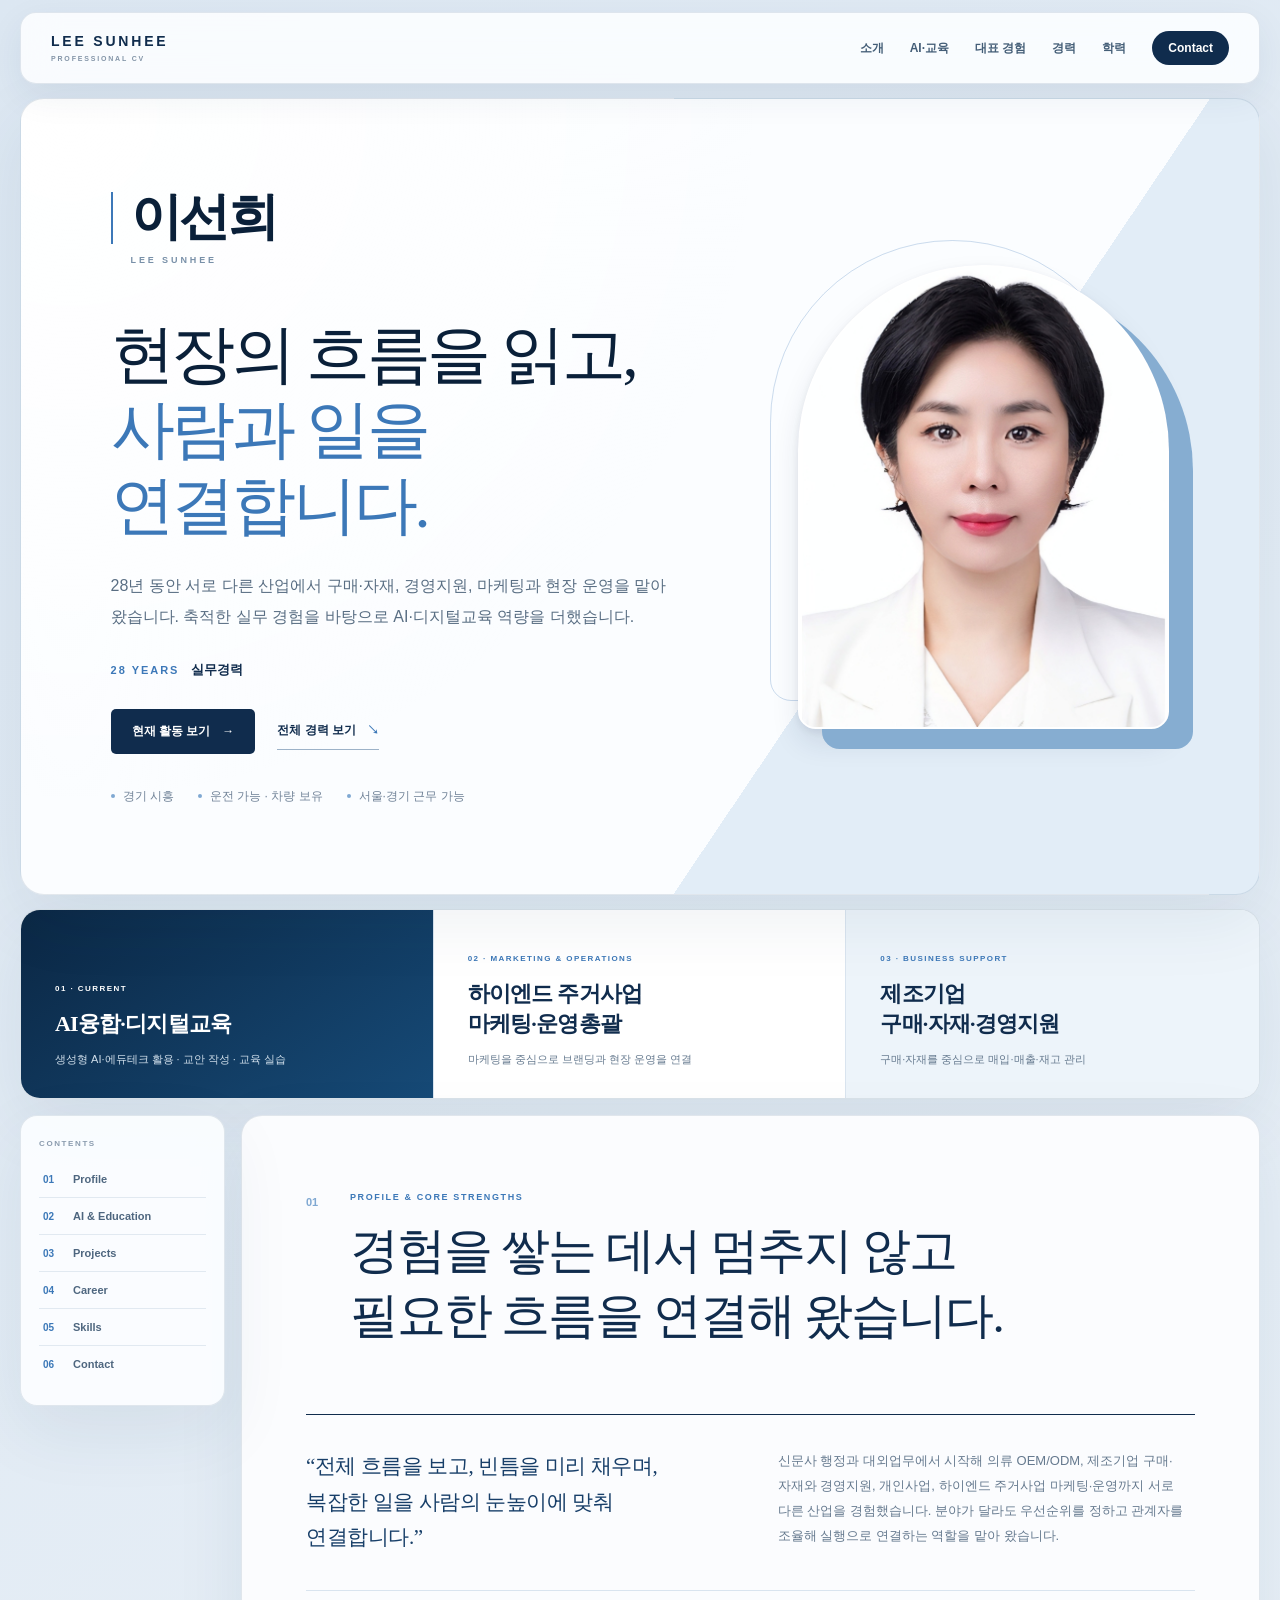
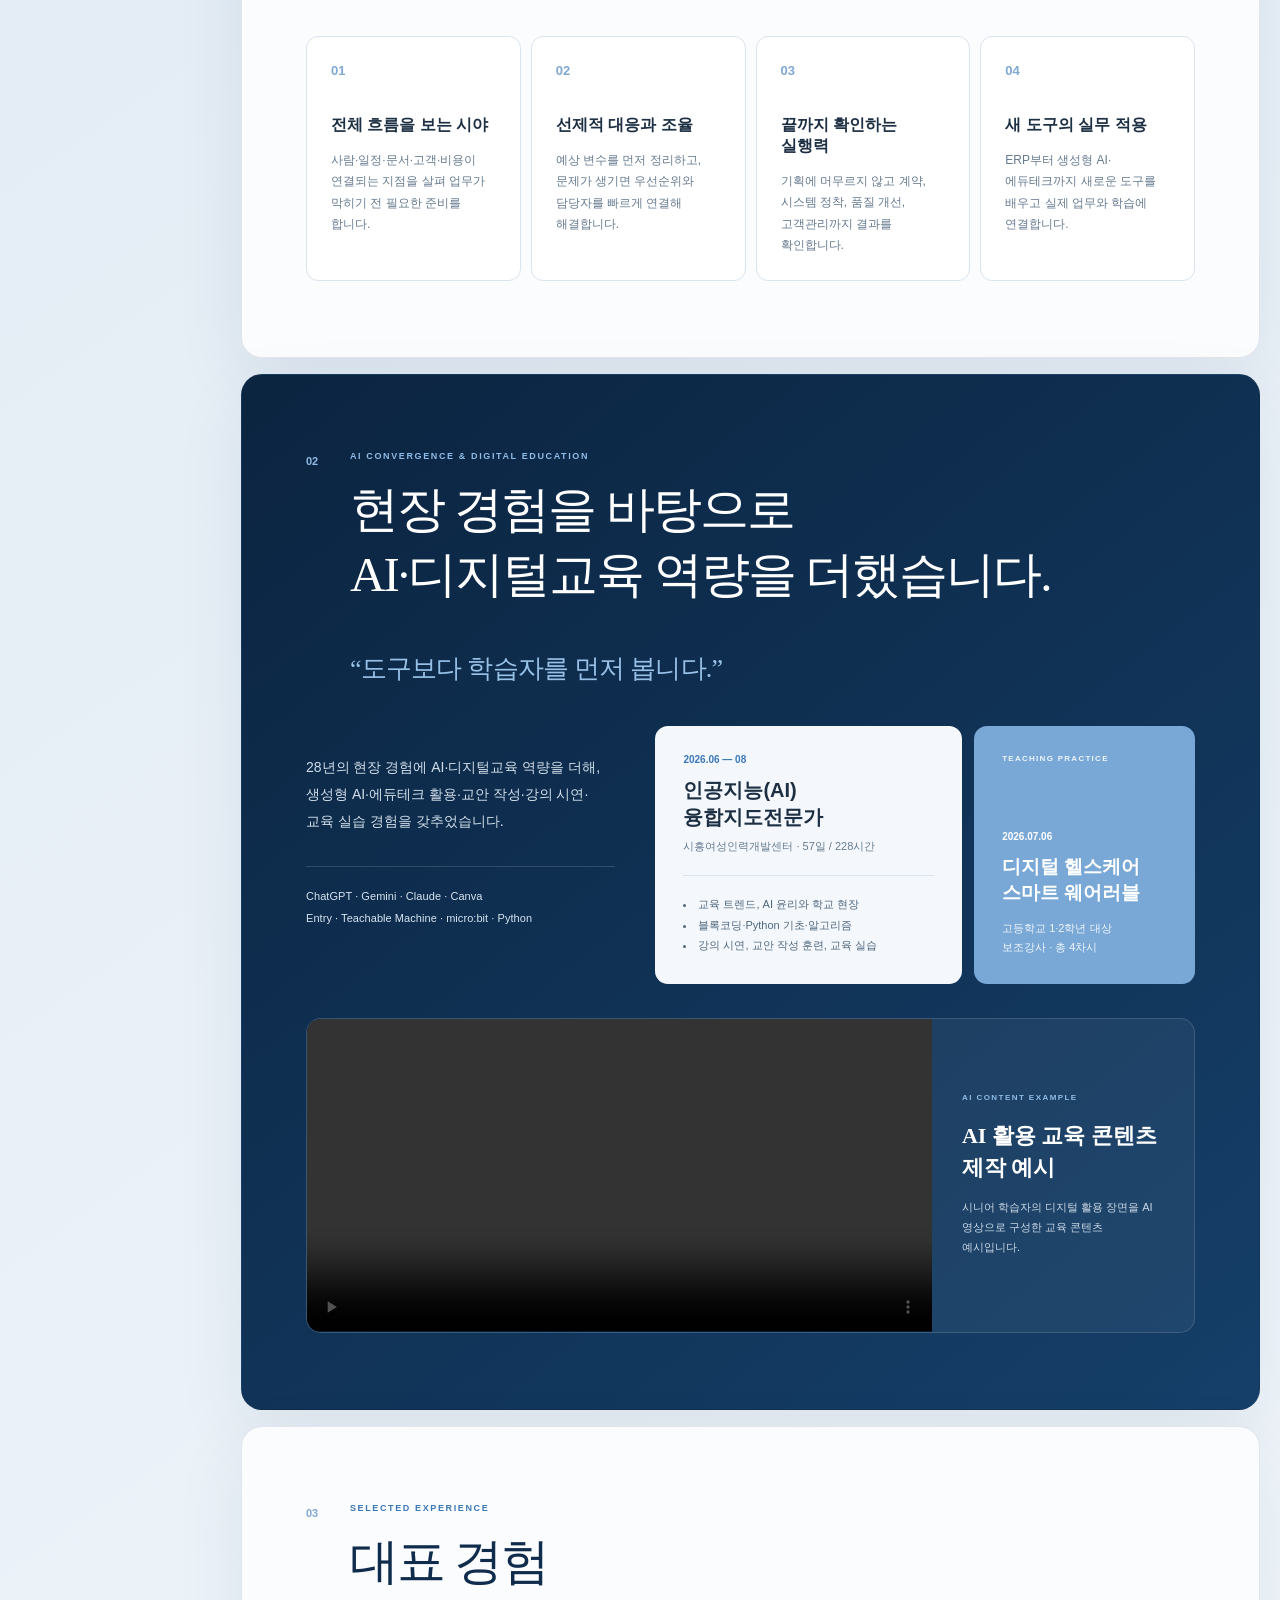
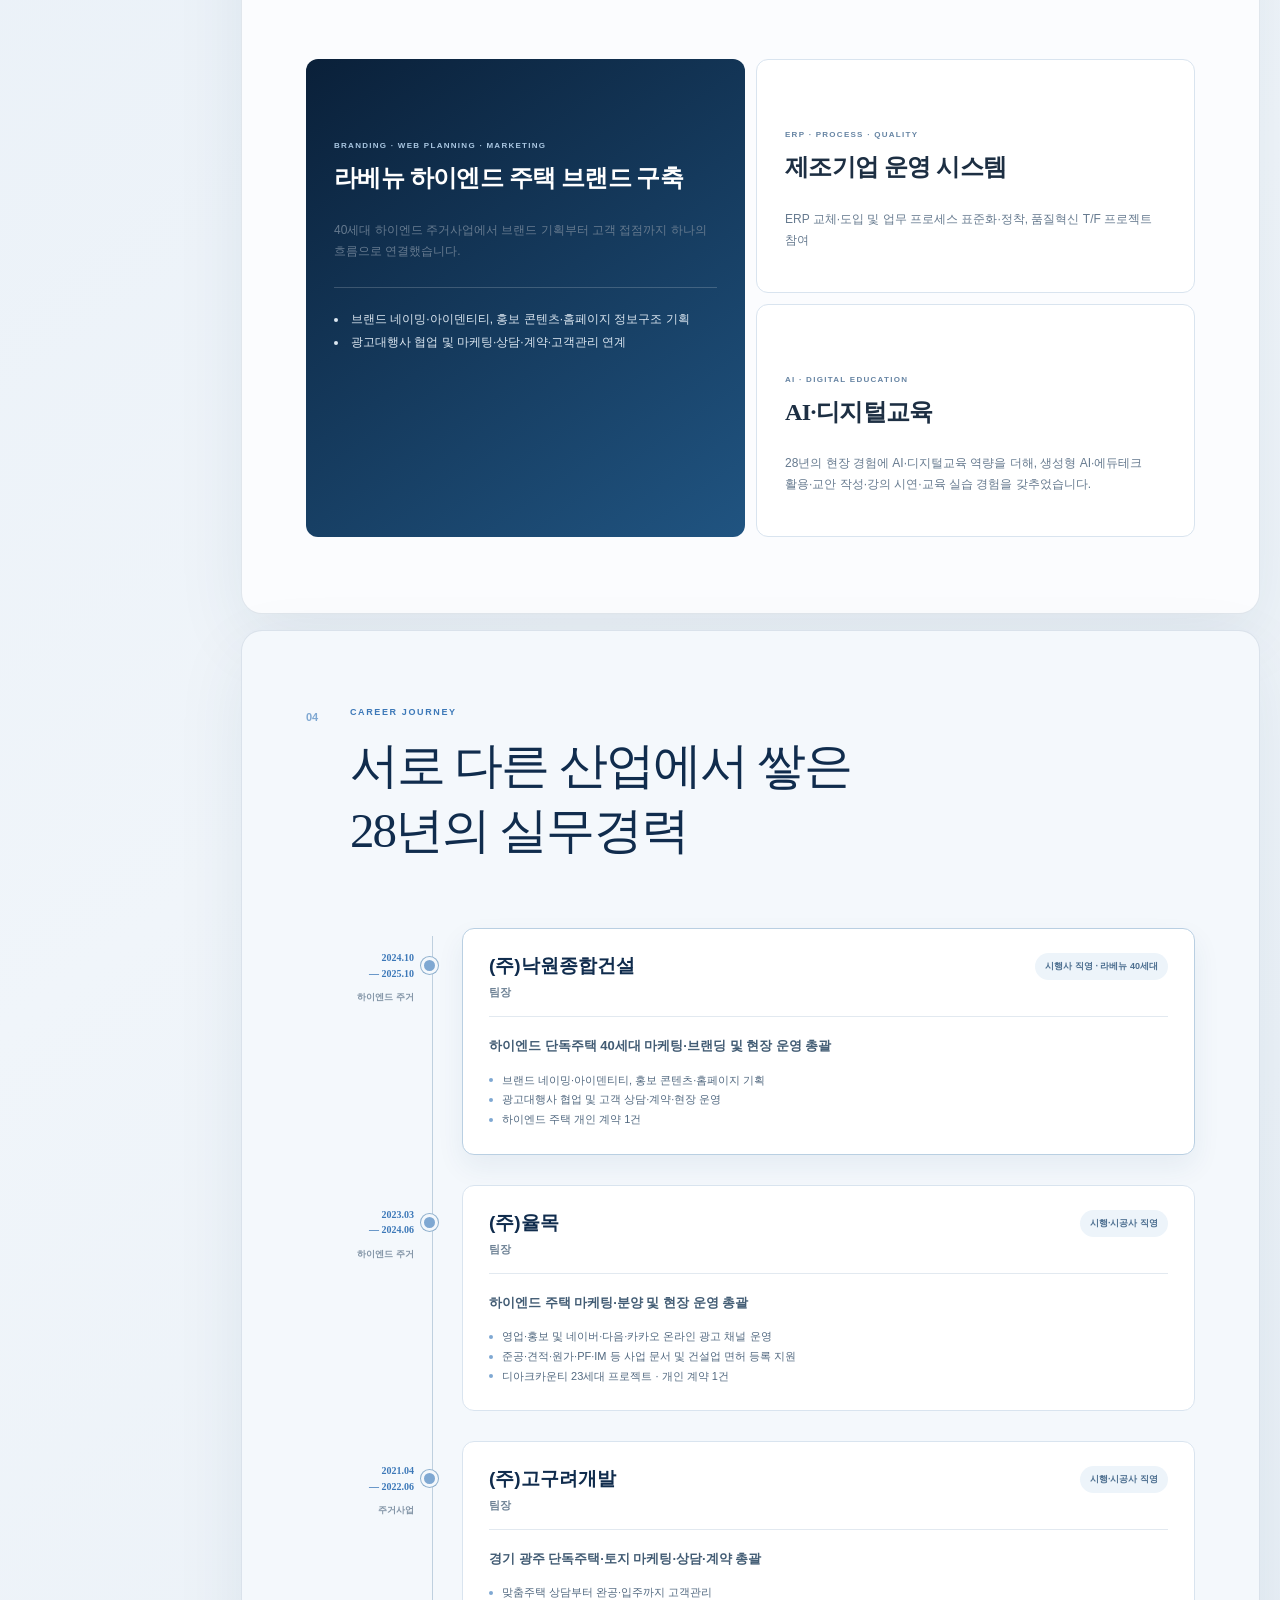
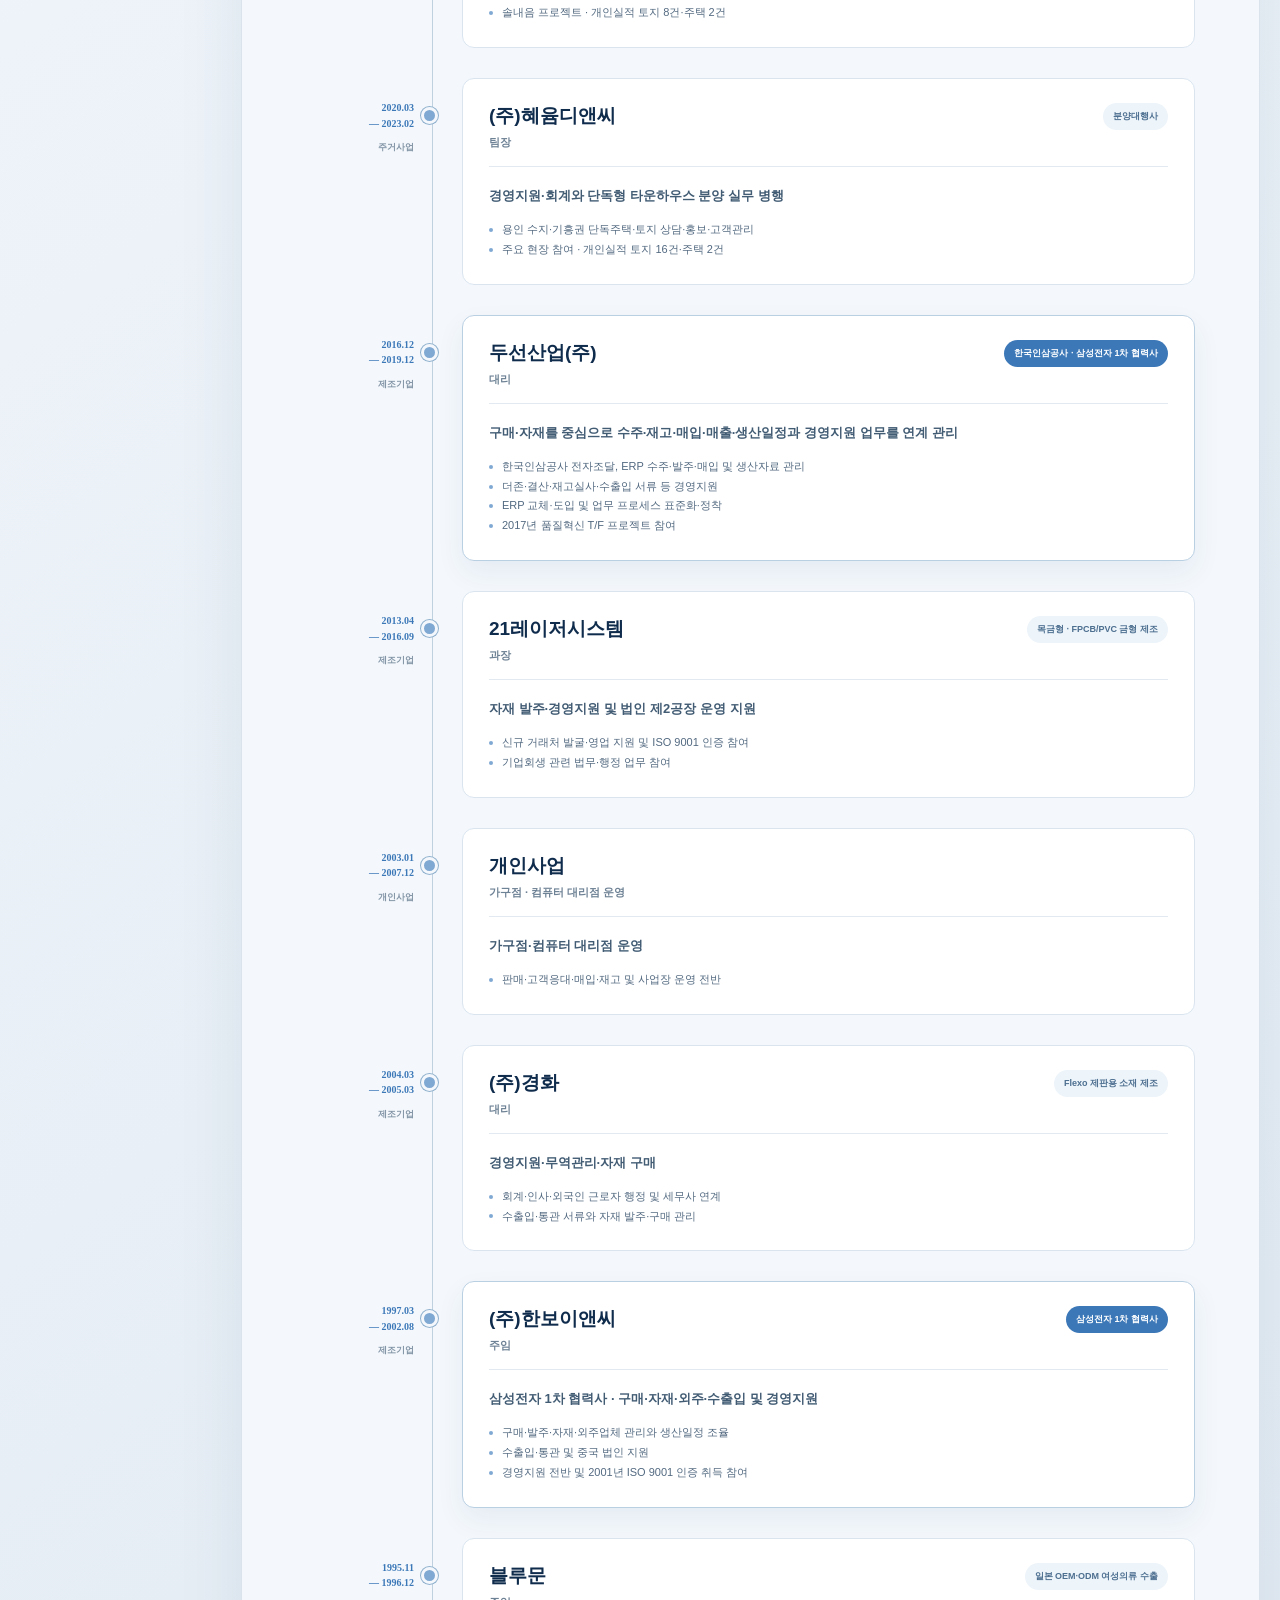
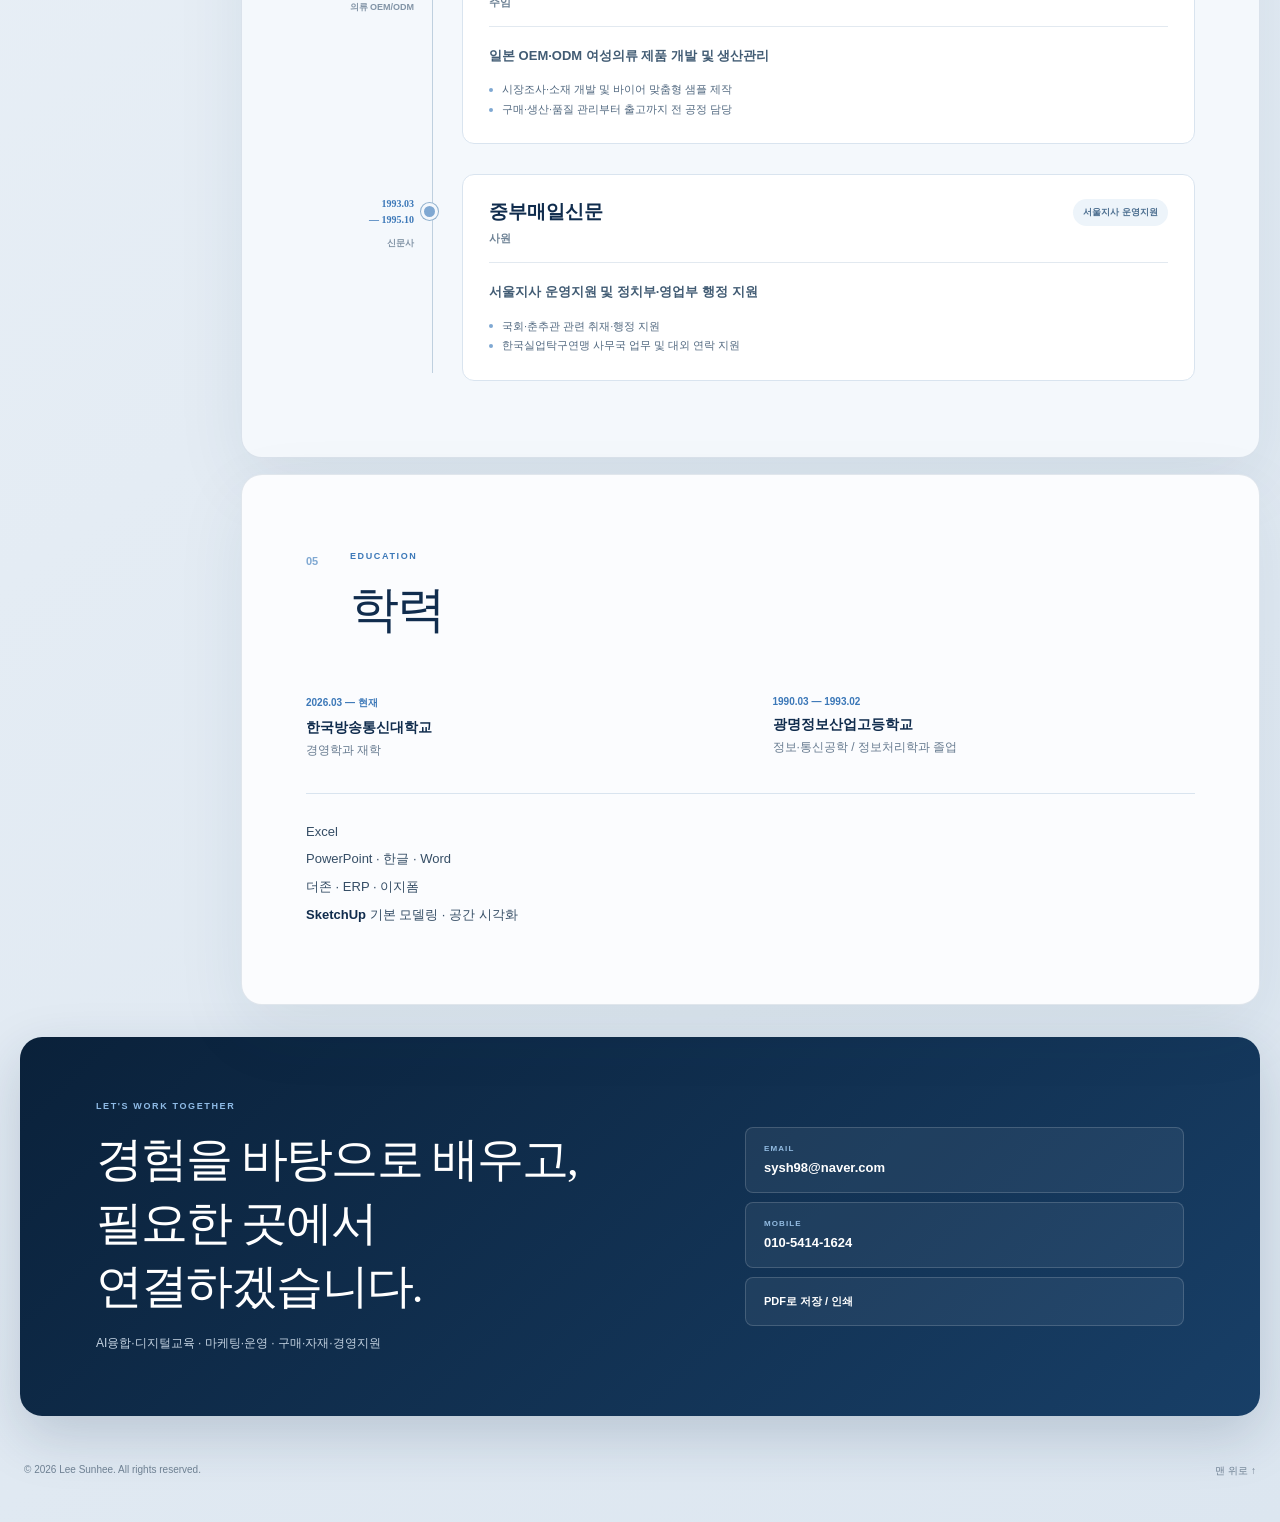
<file: index.html>
<!DOCTYPE html>

<html lang="ko">
<head>
<meta charset="utf-8"/>
<meta content="width=device-width, initial-scale=1" name="viewport"/>
<meta content="28년 실무경력을 바탕으로 하이엔드 주거사업 마케팅·운영총괄, 제조기업 구매·자재·경영지원 경험을 AI융합·디지털교육으로 확장하는 이선희의 웹 CV" name="description"/>
<meta content="#102c4d" name="theme-color"/>
<meta content="이선희 | Professional CV" property="og:title"/>
<meta content="28년의 실무경험을 AI융합·디지털교육으로 확장하는 이선희의 Professional CV" property="og:description"/>
<meta content="profile" property="og:type"/>
<title>이선희 | Professional CV</title>
<link href="styles.css?v=20260814-v38-recovery" rel="stylesheet"/>
</head>
<body>
<a class="skip-link" href="#main">본문으로 바로가기</a>
<header class="site-header">
<a aria-label="첫 화면으로 이동" class="brand" href="#top">
<span>LEE SUNHEE</span>
<small>PROFESSIONAL CV</small>
</a>
<nav aria-label="주요 메뉴">
<a href="#profile">소개</a>
<a href="#ai">AI·교육</a>
<a href="#projects">대표 경험</a>
<a href="#career">경력</a>
<a href="#skills">학력</a>
<a class="nav-contact" href="#contact">Contact</a>
</nav>
</header>
<main class="page-shell" id="main">
<section class="hero" id="top">
<div class="hero-copy">
<div class="identity-block">
<strong>이선희</strong>
<span>LEE SUNHEE</span>
</div>
<h1>현장의 흐름을 읽고,<br/><em>사람과 일을 연결합니다.</em></h1>
<p class="lead">28년 동안 서로 다른 산업에서 구매·자재, 경영지원, 마케팅과 현장 운영을 맡아 왔습니다. 축적한 실무 경험을 바탕으로 AI·디지털교육 역량을 더했습니다.</p>
<div aria-label="총 실무경력 28년" class="career-depth">
<span>28 YEARS</span>
<strong>실무경력</strong>
</div>
<div class="hero-actions">
<a class="button primary" href="#ai">현재 활동 보기 <span aria-hidden="true">→</span></a>
<a class="text-link" href="#career">전체 경력 보기 <span aria-hidden="true">↘</span></a>
</div>
<ul aria-label="기본 정보" class="quick-info">
<li>경기 시흥</li>
<li>운전 가능 · 차량 보유</li>
<li>서울·경기 근무 가능</li>
</ul>
</div>
<div class="portrait-wrap">
<div aria-hidden="true" class="portrait-backdrop"></div>
<div class="portrait-frame"><img alt="이선희 프로필 사진" src="assets/profile.jpg"/></div>
</div>
</section>
<section aria-label="대표 전문영역" class="career-axes">
<article>
<span>01 · CURRENT</span>
<h2>AI융합·디지털교육</h2>
<p>생성형 AI·에듀테크 활용 · 교안 작성 · 교육 실습</p>
</article>
<article>
<span>02 · MARKETING &amp; OPERATIONS</span>
<h2>하이엔드 주거사업<br/>마케팅·운영총괄</h2>
<p>마케팅을 중심으로 브랜딩과 현장 운영을 연결</p>
</article>
<article>
<span>03 · BUSINESS SUPPORT</span>
<h2>제조기업<br/>구매·자재·경영지원</h2>
<p>구매·자재를 중심으로 매입·매출·재고 관리</p>
</article>
</section>
<div class="resume-layout">
<aside aria-label="이력서 목차" class="side-nav">
<p>CONTENTS</p>
<a href="#profile"><span>01</span>Profile</a>
<a href="#ai"><span>02</span>AI &amp; Education</a>
<a href="#projects"><span>03</span>Projects</a>
<a href="#career"><span>04</span>Career</a>
<a href="#skills"><span>05</span>Skills</a>
<a href="#contact"><span>06</span>Contact</a>
</aside>
<div class="resume-content">
<section class="section" id="profile">
<div class="section-title">
<span>01</span>
<div>
<p class="eyebrow">PROFILE &amp; CORE STRENGTHS</p>
<h2>경험을 쌓는 데서 멈추지 않고<br/>필요한 흐름을 연결해 왔습니다.</h2>
</div>
</div>
<div class="profile-intro">
<p class="quote">“전체 흐름을 보고, 빈틈을 미리 채우며,<br/>복잡한 일을 사람의 눈높이에 맞춰 연결합니다.”</p>
<p>신문사 행정과 대외업무에서 시작해 의류 OEM/ODM, 제조기업 구매·자재와 경영지원, 개인사업, 하이엔드 주거사업 마케팅·운영까지 서로 다른 산업을 경험했습니다. 분야가 달라도 우선순위를 정하고 관계자를 조율해 실행으로 연결하는 역할을 맡아 왔습니다.</p>
</div>
<div class="strength-grid">
<article><span>01</span><h3>전체 흐름을 보는 시야</h3><p>사람·일정·문서·고객·비용이 연결되는 지점을 살펴 업무가 막히기 전 필요한 준비를 합니다.</p></article>
<article><span>02</span><h3>선제적 대응과 조율</h3><p>예상 변수를 먼저 정리하고, 문제가 생기면 우선순위와 담당자를 빠르게 연결해 해결합니다.</p></article>
<article><span>03</span><h3>끝까지 확인하는 실행력</h3><p>기획에 머무르지 않고 계약, 시스템 정착, 품질 개선, 고객관리까지 결과를 확인합니다.</p></article>
<article><span>04</span><h3>새 도구의 실무 적용</h3><p>ERP부터 생성형 AI·에듀테크까지 새로운 도구를 배우고 실제 업무와 학습에 연결합니다.</p></article>
</div>
</section>
<section class="section ai-section" id="ai">
<div class="section-title light">
<span>02</span>
<div>
<p class="eyebrow">AI CONVERGENCE &amp; DIGITAL EDUCATION</p>
<h2>현장 경험을 바탕으로<br/>AI·디지털교육 역량을 더했습니다.</h2>
</div>
</div>
<p class="teaching-principle">“도구보다 학습자를 먼저 봅니다.”</p>
<div class="ai-layout">
<div class="ai-story">
<p>28년의 현장 경험에 AI·디지털교육 역량을 더해, 생성형 AI·에듀테크 활용·교안 작성·강의 시연·교육 실습 경험을 갖추었습니다.</p>
<div aria-label="AI 및 디지털 활용 도구" class="ai-tool-lines">
<p>ChatGPT · Gemini · Claude · Canva</p>
<p>Entry · Teachable Machine · micro:bit · Python</p>
</div>
</div>
<article class="course-card">
<div class="course-date">2026.06 — 08</div>
<h3>인공지능(AI)융합지도전문가</h3>
<p>시흥여성인력개발센터 · 57일 / 228시간</p>
<ul><li>교육 트렌드, AI 윤리와 학교 현장</li><li>블록코딩·Python 기초·알고리즘</li><li>강의 시연, 교안 작성 훈련, 교육 실습</li></ul>
</article>
<article class="practice-card">
<div class="practice-label">TEACHING PRACTICE</div>
<time>2026.07.06</time>
<h3>디지털 헬스케어<br/>스마트 웨어러블</h3>
<p>고등학교 1·2학년 대상<br/>보조강사 · 총 4차시</p>
</article>
</div>
<figure class="promo-video">
<video controls="" playsinline="" preload="metadata">
<source src="assets/ai-instructor-promo.mp4" type="video/mp4"/>
              브라우저가 영상을 지원하지 않습니다.
            </video>
<figcaption>
<span>AI CONTENT EXAMPLE</span>
<strong>AI 활용 교육 콘텐츠 제작 예시</strong>
<p>시니어 학습자의 디지털 활용 장면을 AI 영상으로 구성한 교육 콘텐츠 예시입니다.</p>
</figcaption>
</figure>
</section>
<section class="section project-section" id="projects">
<div class="section-title">
<span>03</span>
<div>
<p class="eyebrow">SELECTED EXPERIENCE</p>
<h2>대표 경험</h2>
</div>
</div>
<div class="project-grid"><article class="featured-project"><p class="project-type">BRANDING · WEB PLANNING · MARKETING</p><h3>라베뉴 하이엔드 주택 브랜드 구축</h3><p>40세대 하이엔드 주거사업에서 브랜드 기획부터 고객 접점까지 하나의 흐름으로 연결했습니다.</p><ul><li>브랜드 네이밍·아이덴티티, 홍보 콘텐츠·홈페이지 정보구조 기획</li><li>광고대행사 협업 및 마케팅·상담·계약·고객관리 연계</li></ul></article><article><p class="project-type">ERP · PROCESS · QUALITY</p><h3>제조기업 운영 시스템</h3><p>ERP 교체·도입 및 업무 프로세스 표준화·정착, 품질혁신 T/F 프로젝트 참여</p></article><article><p class="project-type">AI · DIGITAL EDUCATION</p><h3>AI·디지털교육</h3><p>28년의 현장 경험에 AI·디지털교육 역량을 더해, 생성형 AI·에듀테크 활용·교안 작성·강의 시연·교육 실습 경험을 갖추었습니다.</p></article></div>
</section>
<section class="section career-section" id="career"><div class="section-title">
<span>04</span>
<div>
<p class="eyebrow">CAREER JOURNEY</p>
<h2>서로 다른 산업에서 쌓은<br/>28년의 실무경력</h2>

</div>
</div><div class="career-timeline">
<article class="career-entry featured-entry">
<div class="career-date"><time>2024.10<br/>— 2025.10</time><span>하이엔드 주거</span></div>
<div class="career-body">
<div class="career-head"><div><h3>(주)낙원종합건설</h3><p>팀장</p></div><span class="context-badge">시행사 직영 · 라베뉴 40세대</span></div>
<p class="career-summary">하이엔드 단독주택 40세대 마케팅·브랜딩 및 현장 운영 총괄</p>
<ul><li>브랜드 네이밍·아이덴티티, 홍보 콘텐츠·홈페이지 기획</li><li>광고대행사 협업 및 고객 상담·계약·현장 운영</li><li>하이엔드 주택 개인 계약 1건</li></ul>
</div>
</article>
<article class="career-entry">
<div class="career-date"><time>2023.03<br/>— 2024.06</time><span>하이엔드 주거</span></div>
<div class="career-body">
<div class="career-head"><div><h3>(주)율목</h3><p>팀장</p></div><span class="context-badge">시행·시공사 직영</span></div>
<p class="career-summary">하이엔드 주택 마케팅·분양 및 현장 운영 총괄</p>
<ul><li>영업·홍보 및 네이버·다음·카카오 온라인 광고 채널 운영</li><li>준공·견적·원가·PF·IM 등 사업 문서 및 건설업 면허 등록 지원</li><li>디아크카운티 23세대 프로젝트 · 개인 계약 1건</li></ul>
</div>
</article>
<article class="career-entry">
<div class="career-date"><time>2021.04<br/>— 2022.06</time><span>주거사업</span></div>
<div class="career-body">
<div class="career-head"><div><h3>(주)고구려개발</h3><p>팀장</p></div><span class="context-badge">시행·시공사 직영</span></div>
<p class="career-summary">경기 광주 단독주택·토지 마케팅·상담·계약 총괄</p>
<ul><li>맞춤주택 상담부터 완공·입주까지 고객관리</li><li>솔내음 프로젝트 · 개인실적 토지 8건·주택 2건</li></ul>
</div>
</article>
<article class="career-entry">
<div class="career-date"><time>2020.03<br/>— 2023.02</time><span>주거사업</span></div>
<div class="career-body">
<div class="career-head"><div><h3>(주)혜윰디앤씨</h3><p>팀장</p></div><span class="context-badge">분양대행사</span></div>
<p class="career-summary">경영지원·회계와 단독형 타운하우스 분양 실무 병행</p>
<ul><li>용인 수지·기흥권 단독주택·토지 상담·홍보·고객관리</li><li>주요 현장 참여 · 개인실적 토지 16건·주택 2건</li></ul>
</div>
</article>
<article class="career-entry featured-entry">
<div class="career-date"><time>2016.12<br/>— 2019.12</time><span>제조기업</span></div>
<div class="career-body">
<div class="career-head"><div><h3>두선산업(주)</h3><p>대리</p></div><span class="context-badge strong">한국인삼공사 · 삼성전자 1차 협력사</span></div>
<p class="career-summary">구매·자재를 중심으로 수주·재고·매입·매출·생산일정과 경영지원 업무를 연계 관리</p>
<ul><li>한국인삼공사 전자조달, ERP 수주·발주·매입 및 생산자료 관리</li><li>더존·결산·재고실사·수출입 서류 등 경영지원</li><li>ERP 교체·도입 및 업무 프로세스 표준화·정착</li><li>2017년 품질혁신 T/F 프로젝트 참여</li></ul>
</div>
</article>
<article class="career-entry">
<div class="career-date"><time>2013.04<br/>— 2016.09</time><span>제조기업</span></div>
<div class="career-body">
<div class="career-head"><div><h3>21레이저시스템</h3><p>과장</p></div><span class="context-badge">목금형 · FPCB/PVC 금형 제조</span></div>
<p class="career-summary">자재 발주·경영지원 및 법인 제2공장 운영 지원</p>
<ul><li>신규 거래처 발굴·영업 지원 및 ISO 9001 인증 참여</li><li>기업회생 관련 법무·행정 업무 참여</li></ul>
</div>
</article>
<article class="career-entry">
<div class="career-date"><time>2003.01<br/>— 2007.12</time><span>개인사업</span></div>
<div class="career-body">
<div class="career-head"><div><h3>개인사업</h3><p>가구점 · 컴퓨터 대리점 운영</p></div></div>
<p class="career-summary">가구점·컴퓨터 대리점 운영</p>
<ul><li>판매·고객응대·매입·재고 및 사업장 운영 전반</li></ul>
</div>
</article>
<article class="career-entry">
<div class="career-date"><time>2004.03<br/>— 2005.03</time><span>제조기업</span></div>
<div class="career-body">
<div class="career-head"><div><h3>(주)경화</h3><p>대리</p></div><span class="context-badge">Flexo 제판용 소재 제조</span></div>
<p class="career-summary">경영지원·무역관리·자재 구매</p>
<ul><li>회계·인사·외국인 근로자 행정 및 세무사 연계</li><li>수출입·통관 서류와 자재 발주·구매 관리</li></ul>
</div>
</article>
<article class="career-entry featured-entry">
<div class="career-date"><time>1997.03<br/>— 2002.08</time><span>제조기업</span></div>
<div class="career-body">
<div class="career-head"><div><h3>(주)한보이앤씨</h3><p>주임</p></div><span class="context-badge strong">삼성전자 1차 협력사</span></div>
<p class="career-summary">삼성전자 1차 협력사 · 구매·자재·외주·수출입 및 경영지원</p>
<ul><li>구매·발주·자재·외주업체 관리와 생산일정 조율</li><li>수출입·통관 및 중국 법인 지원</li><li>경영지원 전반 및 2001년 ISO 9001 인증 취득 참여</li></ul>
</div>
</article>
<article class="career-entry">
<div class="career-date"><time>1995.11<br/>— 1996.12</time><span>의류 OEM/ODM</span></div>
<div class="career-body">
<div class="career-head"><div><h3>블루문</h3><p>주임</p></div><span class="context-badge">일본 OEM·ODM 여성의류 수출</span></div>
<p class="career-summary">일본 OEM·ODM 여성의류 제품 개발 및 생산관리</p>
<ul><li>시장조사·소재 개발 및 바이어 맞춤형 샘플 제작</li><li>구매·생산·품질 관리부터 출고까지 전 공정 담당</li></ul>
</div>
</article>
<article class="career-entry">
<div class="career-date"><time>1993.03<br/>— 1995.10</time><span>신문사</span></div>
<div class="career-body">
<div class="career-head"><div><h3>중부매일신문</h3><p>사원</p></div><span class="context-badge">서울지사 운영지원</span></div>
<p class="career-summary">서울지사 운영지원 및 정치부·영업부 행정 지원</p>
<ul><li>국회·춘추관 관련 취재·행정 지원</li><li>한국실업탁구연맹 사무국 업무 및 대외 연락 지원</li></ul>
</div>
</article>
</div></section>
<section class="section skill-section" id="skills">
<div class="section-title compact-title">
<span>05</span>
<div><p class="eyebrow">EDUCATION</p><h2>학력</h2></div>
</div>
<div class="education-list">
<article>
<time>2026.03 — 현재</time>
<strong>한국방송통신대학교</strong>
<span>경영학과 재학</span>
</article>
<article>
<time>1990.03 — 1993.02</time>
<strong>광명정보산업고등학교</strong>
<span>정보·통신공학 / 정보처리학과 졸업</span>
</article>
</div>
<div aria-label="실무 활용 도구" class="tool-lines">
<p>Excel</p>
<p>PowerPoint · 한글 · Word</p>
<p>더존 · ERP · 이지폼</p>
<p><strong>SketchUp</strong> 기본 모델링 · 공간 시각화</p>
</div>
</section>
</div>
</div>
<section class="contact" id="contact">
<div><p class="eyebrow">LET'S WORK TOGETHER</p><h2>경험을 바탕으로 배우고,<br/>필요한 곳에서 연결하겠습니다.</h2><p>AI융합·디지털교육 · 마케팅·운영 · 구매·자재·경영지원</p></div>
<div class="contact-card"><a href="mailto:sysh98@naver.com"><small>EMAIL</small><strong>sysh98@naver.com</strong></a><a href="tel:01054141624"><small>MOBILE</small><strong>010-5414-1624</strong></a><button onclick="window.print()" type="button">PDF로 저장 / 인쇄</button></div>
</section>
</main>
<footer><span>© 2026 Lee Sunhee. All rights reserved.</span><a href="#top">맨 위로 ↑</a></footer>
</body>
</html>
</file>
<file: styles.css>
:root{
  --navy:#102c4d;
  --navy-deep:#0a2039;
  --navy-soft:#183f69;
  --blue:#3c78b8;
  --blue-soft:#7fa8d2;
  --ice:#eef5fb;
  --paper:#fbfcfe;
  --line:#d9e4ef;
  --text:#1d2f43;
  --muted:#667a8f;
  --white:#fff;
  --shadow:0 24px 70px rgba(29,59,91,.08);
  --serif:"Noto Serif KR","AppleMyungjo","Batang",serif;
  --sans:Pretendard,-apple-system,BlinkMacSystemFont,"Segoe UI","Noto Sans KR","Apple SD Gothic Neo",Arial,sans-serif;
}

*{box-sizing:border-box}
html{scroll-behavior:smooth;scroll-padding-top:104px}
body{
  margin:0;
  color:var(--text);
  background:linear-gradient(145deg,#dce7f2 0,#f0f5fa 48%,#dce6f0 100%);
  font-family:var(--sans);
  word-break:keep-all;
}
a{color:inherit;text-decoration:none}
h1,h2,h3,p{margin-top:0}
ul{margin-top:0}

.skip-link{position:fixed;left:16px;top:-70px;z-index:100;padding:12px 18px;color:#fff;background:var(--navy);border-radius:8px}
.skip-link:focus{top:12px}

.site-header{
  position:sticky;
  top:12px;
  z-index:50;
  width:min(1320px,calc(100% - 40px));
  height:72px;
  margin:12px auto 0;
  padding:0 30px;
  display:flex;
  align-items:center;
  justify-content:space-between;
  border:1px solid rgba(58,94,130,.14);
  border-radius:16px;
  background:rgba(251,253,255,.92);
  box-shadow:0 12px 36px rgba(32,61,91,.07);
  backdrop-filter:blur(18px);
}
.brand{display:flex;flex-direction:column;line-height:1;color:var(--navy)}
.brand span{font-size:14px;font-weight:800;letter-spacing:.20em}
.brand small{margin-top:7px;color:#8394a7;font-size:7px;font-weight:800;letter-spacing:.26em}
.site-header nav{display:flex;align-items:center;gap:26px;color:#445e77;font-size:12px;font-weight:750}
.site-header nav a{transition:color .2s ease}
.site-header nav a:hover{color:var(--blue)}
.nav-contact{padding:10px 16px;color:#fff!important;background:var(--navy);border-radius:999px}

.page-shell{width:min(1320px,calc(100% - 40px));margin:14px auto 30px}

.hero{
  position:relative;
  min-height:650px;
  padding:clamp(68px,7vw,98px) clamp(34px,7vw,94px);
  display:grid;
  grid-template-columns:minmax(0,1.16fr) minmax(310px,.72fr);
  align-items:center;
  gap:7vw;
  overflow:hidden;
  border:1px solid rgba(58,94,130,.14);
  border-radius:24px;
  background:
    radial-gradient(circle at 4% 2%,rgba(255,255,255,.98) 0,rgba(255,255,255,.4) 34%,transparent 48%),
    linear-gradient(124deg,#fbfdff 0 67%,#e2edf7 67% 100%);
  box-shadow:var(--shadow);
}
.hero-copy{position:relative;z-index:2;max-width:790px}
.identity-block{
  position:relative;
  margin-bottom:52px;
  padding-left:20px;
  display:flex;
  flex-direction:column;
  align-items:flex-start;
}
.identity-block:before{
  content:"";
  position:absolute;
  left:0;
  top:3px;
  width:2px;
  height:52px;
  background:var(--blue);
}
.identity-block strong{
  color:var(--navy-deep);
  font-family:var(--serif);
  font-size:clamp(44px,4vw,54px);
  font-weight:600;
  line-height:1.1;
  letter-spacing:-.045em;
}
.identity-block span{
  margin-top:10px;
  color:#7890a8;
  font-size:9px;
  font-weight:800;
  letter-spacing:.32em;
}
.hero h1{
  max-width:780px;
  margin-bottom:28px;
  color:var(--navy-deep);
  font-family:var(--serif);
  font-size:clamp(43px,5vw,64px);
  font-weight:500;
  line-height:1.18;
  letter-spacing:-.05em;
}
.hero h1 em{color:var(--blue);font-style:normal}
.lead{
  max-width:700px;
  margin-bottom:26px;
  color:#596e83;
  font-size:16px;
  line-height:1.92;
}
.career-depth{display:flex;align-items:baseline;gap:12px;margin-bottom:30px;padding-top:2px}
.career-depth span{color:var(--blue);font-size:11px;font-weight:850;letter-spacing:.18em}
.career-depth strong{color:var(--navy);font-size:13px;font-weight:800}
.hero-actions{display:flex;align-items:center;gap:22px;margin-bottom:34px}
.button{display:inline-flex;align-items:center;justify-content:center;gap:12px;padding:14px 21px;border-radius:5px;font-size:12px;font-weight:800;transition:transform .2s ease,background .2s ease}
.button:hover{transform:translateY(-1px)}
.button.primary{color:#fff;background:var(--navy)}
.button.primary:hover{background:var(--blue)}
.text-link{padding:10px 0;color:var(--navy);border-bottom:1px solid #9cb2c8;font-size:12px;font-weight:800}
.text-link span{margin-left:8px;color:var(--blue)}
.quick-info{display:flex;flex-wrap:wrap;gap:10px 24px;margin:0;padding:0;list-style:none;color:#718398;font-size:12px}
.quick-info li:before{content:"";display:inline-block;width:4px;height:4px;margin:0 8px 2px 0;border-radius:50%;background:var(--blue-soft)}

.portrait-wrap{position:relative;z-index:2;justify-self:center}
.portrait-backdrop{position:absolute;inset:-25px 34px 28px -28px;border:1px solid rgba(60,120,184,.25);border-radius:190px 190px 22px 22px}
.portrait-frame{position:relative;width:min(29vw,386px);aspect-ratio:4/5;overflow:hidden;border-radius:190px 190px 18px 18px;box-shadow:20px 22px 0 #8db2d6}
.portrait-frame img{width:100%;height:100%;object-fit:cover;object-position:50% 24%}

.career-axes{
  margin:14px 0;
  padding:32px 42px;
  display:grid;
  grid-template-columns:repeat(3,1fr);
  border:1px solid rgba(58,94,130,.14);
  border-radius:20px;
  background:rgba(251,253,255,.94);
  box-shadow:var(--shadow);
}
.career-axes article{min-height:132px;padding:4px 34px;border-right:1px solid var(--line)}
.career-axes article:first-child{padding-left:0}
.career-axes article:last-child{padding-right:0;border-right:0}
.career-axes span{display:block;margin-bottom:16px;color:var(--blue);font-size:8px;font-weight:850;letter-spacing:.18em}
.career-axes h2{margin-bottom:11px;color:var(--navy);font-family:var(--serif);font-size:22px;font-weight:600;line-height:1.38;letter-spacing:-.035em}
.career-axes p{margin:0;color:var(--muted);font-size:11px;line-height:1.65}

.resume-layout{display:grid;grid-template-columns:205px minmax(0,1fr);gap:16px;align-items:start}
.side-nav{position:sticky;top:102px;margin-top:2px;padding:23px 18px;border:1px solid rgba(58,94,130,.14);border-radius:17px;background:rgba(251,253,255,.94);box-shadow:var(--shadow)}
.side-nav p{margin:0 0 13px;color:#8a9bae;font-size:8px;font-weight:850;letter-spacing:.2em}
.side-nav a{display:block;padding:12px 4px;color:#4e667f;border-bottom:1px solid #e1e9f1;font-size:11px;font-weight:700}
.side-nav a:last-child{border:0}
.side-nav span{display:inline-block;width:30px;color:var(--blue);font-size:10px;font-weight:850}
.resume-content{min-width:0}

.section{margin-top:2px;margin-bottom:16px;padding:76px clamp(30px,5vw,68px);border:1px solid rgba(58,94,130,.14);border-radius:21px;background:var(--paper);box-shadow:var(--shadow)}
.section-title{display:grid;grid-template-columns:44px 1fr;margin-bottom:50px}
.section-title>span{padding-top:4px;color:var(--blue-soft);font-size:11px;font-weight:850}
.eyebrow{margin:0 0 17px;color:var(--blue);font-size:9px;font-weight:850;letter-spacing:.18em}
.section-title h2{margin-bottom:15px;color:var(--navy);font-family:var(--serif);font-size:clamp(31px,4vw,49px);font-weight:500;line-height:1.32;letter-spacing:-.04em}
.section-title>div>p:last-child{color:var(--muted);font-size:13px;line-height:1.8}

.profile-intro{display:grid;grid-template-columns:1fr 1fr;gap:54px;margin-bottom:45px;padding:34px 0;border-top:1px solid var(--navy);border-bottom:1px solid var(--line)}
.profile-intro p{margin:0;color:var(--muted);font-size:13px;line-height:1.92}
.profile-intro .quote{color:var(--navy-soft);font-family:var(--serif);font-size:21px;font-weight:500;line-height:1.7;letter-spacing:-.02em}
.strength-grid{display:grid;grid-template-columns:repeat(4,1fr);gap:10px}
.strength-grid article{min-height:240px;padding:24px;background:#fff;border:1px solid var(--line);border-radius:12px}
.strength-grid article>span{color:var(--blue-soft);font-size:13px;font-weight:850}
.strength-grid h3{margin:36px 0 14px;font-size:16px}
.strength-grid p{margin:0;color:var(--muted);font-size:12px;line-height:1.78}

.ai-section{color:#fff;background:linear-gradient(142deg,#0b2440 0,#153f69 100%)}
.section-title.light h2{color:#fff}
.section-title.light .eyebrow,.section-title.light>span{color:#8fbbe6}
.teaching-principle{margin:-22px 0 40px 44px;color:#98c1e8;font-family:var(--serif);font-size:26px;font-weight:500;letter-spacing:-.03em}
.ai-layout{display:grid;grid-template-columns:1.1fr 1fr .72fr;gap:12px}
.ai-story,.course-card,.practice-card{padding:28px;border-radius:13px}
.ai-story{padding-left:0}
.ai-story>p{color:#d1deea;font-size:14px;line-height:1.95}
.learning-tags{display:flex;flex-wrap:wrap;gap:7px;margin-top:28px}
.learning-tags span{padding:8px 10px;color:#cfe0ef;background:rgba(255,255,255,.07);border:1px solid rgba(255,255,255,.12);border-radius:999px;font-size:10px}
.course-card{color:var(--text);background:#f4f8fc}
.course-date{color:var(--blue);font-size:10px;font-weight:850}
.course-card h3{margin:12px 0 8px;font-size:20px}
.course-card p{color:var(--muted);font-size:11px}
.course-card ul{margin:21px 0 0;padding:18px 0 0;border-top:1px solid var(--line);list-style-position:inside;color:#50667d;font-size:11px;line-height:1.9}
.practice-card{display:flex;flex-direction:column;justify-content:flex-end;background:#79a8d6}
.practice-label{margin-bottom:auto;color:#edf5fc;font-size:8px;font-weight:850;letter-spacing:.16em}
.practice-card time{font-size:10px;font-weight:850}
.practice-card h3{margin:12px 0;font-family:var(--serif);font-size:19px;font-weight:600;line-height:1.4}
.practice-card p{margin:0;color:#f0f6fc;font-size:11px;line-height:1.7}
.promo-video{margin:34px 0 0;display:grid;grid-template-columns:minmax(0,1.55fr) minmax(230px,.65fr);overflow:hidden;border:1px solid rgba(255,255,255,.14);border-radius:15px;background:rgba(255,255,255,.05)}
.promo-video video{display:block;width:100%;height:100%;min-height:300px;object-fit:cover;background:#071c31}
.promo-video figcaption{padding:30px;display:flex;flex-direction:column;justify-content:center}
.promo-video figcaption span{margin-bottom:18px;color:#8fbbe6;font-size:8px;font-weight:850;letter-spacing:.18em}
.promo-video figcaption strong{font-family:var(--serif);font-size:22px;font-weight:600;line-height:1.45}
.promo-video figcaption p{margin:14px 0 0;color:#cbd9e7;font-size:11px;line-height:1.8}

.project-grid{display:grid;grid-template-columns:1fr 1fr;gap:11px}
.project-grid article{min-height:255px;padding:28px;background:#fff;border:1px solid var(--line);border-radius:12px}
.project-grid .featured-project{grid-row:span 2;min-height:521px;color:#fff;background:linear-gradient(145deg,var(--navy-deep),#205481);border:0}
.project-index{color:var(--blue-soft);font-size:9px;font-weight:850;letter-spacing:.14em}
.project-type{margin:42px 0 12px;color:#6684a3;font-size:8px;font-weight:850;letter-spacing:.16em}
.featured-project .project-type{margin-top:96px;color:#a9c6e1}
.project-grid h3{font-family:var(--serif);font-size:24px;font-weight:600;line-height:1.38;letter-spacing:-.025em}
.project-grid article>p:last-child,.project-grid article>p:not(.project-type){color:var(--muted);font-size:12px;line-height:1.8}
.featured-project>p:not(.project-type){color:#d2deea}
.featured-project ul{margin:34px 0 0;padding:24px 0 0;border-top:1px solid rgba(255,255,255,.18);list-style-position:inside;color:#dce7f1;font-size:12px;line-height:1.95}

.career-section{background:#f4f8fc}
.career-group{display:grid;grid-template-columns:190px 1fr;gap:34px;padding:34px 0;border-top:1px solid #bdccda}
.group-label{position:sticky;top:112px;align-self:start}
.group-label span{color:var(--blue);font-size:10px;font-weight:850}
.group-label h3{margin-top:12px;color:var(--navy);font-family:var(--serif);font-size:18px;font-weight:600;line-height:1.5;letter-spacing:-.025em}
.career-list{display:grid;grid-template-columns:1fr 1fr;gap:11px}
.career-item{padding:24px;background:#fff;border:1px solid var(--line);border-radius:12px}
.career-head{display:flex;justify-content:space-between;gap:12px;padding-bottom:16px;border-bottom:1px solid #e1e8ef}
.career-head time,.earlier-grid time{color:var(--blue);font-size:10px;font-weight:850}
.career-head h3{margin:7px 0 0;font-size:18px}
.role{align-self:start;padding:6px 9px;color:#416a95;background:var(--ice);border-radius:999px;font-size:9px;font-weight:850}
.career-item>p{margin:18px 0 13px;color:#53687c;font-size:12px;line-height:1.75}
.career-item ul{margin:0;padding:0;list-style:none;color:#425a72;font-size:11px;line-height:1.78}
.career-item li{position:relative;padding-left:13px}
.career-item li:before{content:"";position:absolute;left:0;top:.75em;width:4px;height:4px;border-radius:50%;background:var(--blue-soft)}
.earlier-career{margin-top:12px;border:1px solid #cbd8e5;border-radius:12px;background:#fff}
.earlier-career summary{padding:22px 25px;display:flex;justify-content:space-between;align-items:center;cursor:pointer;list-style:none}
.earlier-career summary::-webkit-details-marker{display:none}
.earlier-career summary span{font-size:13px;font-weight:800}
.earlier-career summary span:after{content:" +";color:var(--blue)}
.earlier-career[open] summary span:after{content:" −"}
.earlier-career summary small{color:#7b8da0;font-size:10px}
.earlier-grid{display:grid;grid-template-columns:1fr 1fr;gap:10px;padding:0 20px 20px}
.earlier-grid article{padding:20px;background:#f5f8fb;border-radius:9px}
.earlier-grid article:last-child{grid-column:1/-1}
.earlier-grid h3{margin:8px 0;font-size:14px}
.earlier-grid p{margin:0;color:var(--muted);font-size:11px;line-height:1.7}

.skill-columns{display:grid;grid-template-columns:1fr 1fr 1.25fr;gap:35px}
.skill-columns article>h3{padding-bottom:13px;border-bottom:1px solid var(--navy);font-size:14px}
.info-list{margin:0;padding:0;list-style:none}
.info-list li{display:flex;flex-direction:column;margin-bottom:22px}
.info-list time{margin-bottom:7px;color:var(--blue);font-size:10px;font-weight:850}
.info-list strong{margin-bottom:4px;font-size:13px}
.info-list span{color:var(--muted);font-size:11px}
.tag-list{display:flex;flex-wrap:wrap;gap:7px}
.tag-list span{padding:8px 11px;color:#315f8d;background:var(--ice);border-radius:999px;font-size:10px}
.tag-list.pale span{color:#5f7083;background:#eef2f6}
.tools .subhead{margin-top:29px}

.contact{margin-top:16px;padding:64px clamp(32px,6vw,76px);display:grid;grid-template-columns:1.15fr .85fr;gap:55px;align-items:center;color:#fff;border-radius:22px;background:linear-gradient(138deg,#0a213a,#183f67);box-shadow:0 20px 55px rgba(15,45,75,.18)}
.contact .eyebrow{color:#8fbbe6}
.contact h2{margin-bottom:16px;font-family:var(--serif);font-size:clamp(30px,4vw,47px);font-weight:500;line-height:1.35;letter-spacing:-.04em}
.contact>div>p:last-child{margin:0;color:#c4d3e2;font-size:12px}
.contact-card{display:grid;gap:9px}
.contact-card a,.contact-card button{padding:16px 18px;color:#fff;border:1px solid rgba(255,255,255,.16);border-radius:8px;background:rgba(255,255,255,.06);text-align:left}
.contact-card small{display:block;margin-bottom:5px;color:#93bce2;font-size:8px;font-weight:850;letter-spacing:.14em}
.contact-card strong{font-size:13px}
.contact-card button{font:800 11px var(--sans);cursor:pointer}

footer{width:min(1320px,calc(100% - 40px));margin:0 auto 26px;padding:18px 4px;display:flex;justify-content:space-between;gap:20px;color:#6e8092;font-size:10px}

@media (max-width:1050px){
  .site-header nav{gap:16px}
  .hero{grid-template-columns:1fr .72fr;gap:5vw}
  .career-axes{padding:28px 30px}
  .career-axes article{padding:4px 24px}
  .resume-layout{grid-template-columns:170px minmax(0,1fr)}
  .strength-grid{grid-template-columns:1fr 1fr}
  .ai-layout{grid-template-columns:1fr 1fr}
  .practice-card{min-height:240px}
  .ai-story{grid-column:1/-1;padding:0 0 12px}
  .career-group{grid-template-columns:160px 1fr}
  .career-list{grid-template-columns:1fr}
}

@media (max-width:820px){
  .site-header{height:auto;min-height:68px;padding:15px 20px}
  .site-header nav a:not(.nav-contact){display:none}
  .page-shell{width:min(100% - 24px,1320px)}
  .hero{min-height:auto;padding:58px 32px 48px;grid-template-columns:1fr;background:linear-gradient(145deg,#fbfdff,#eaf2f9)}
  .hero-copy{max-width:none}
  .portrait-wrap{grid-row:1;justify-self:start;margin:0 0 10px 8px}
  .portrait-frame{width:min(58vw,310px)}
  .identity-block{margin-bottom:42px}
  .career-axes{grid-template-columns:1fr;padding:8px 26px}
  .career-axes article{min-height:auto;padding:24px 0;border-right:0;border-bottom:1px solid var(--line)}
  .career-axes article:last-child{border-bottom:0}
  .resume-layout{display:block}
  .side-nav{display:none}
  .section{padding:58px 30px}
  .section-title{grid-template-columns:34px 1fr}
  .profile-intro{grid-template-columns:1fr;gap:24px}
  .project-grid{grid-template-columns:1fr}
  .project-grid .featured-project{grid-row:auto;min-height:440px}
  .featured-project .project-type{margin-top:70px}
  .career-group{grid-template-columns:1fr;gap:18px}
  .group-label{position:static}
  .earlier-grid{grid-template-columns:1fr}
  .earlier-grid article:last-child{grid-column:auto}
  .skill-columns{grid-template-columns:1fr}
  .promo-video{grid-template-columns:1fr}
  .contact{grid-template-columns:1fr}
  footer{flex-direction:column;gap:8px}
}

@media (max-width:560px){
  .site-header{width:calc(100% - 20px);top:8px;margin-top:8px;border-radius:13px}
  .brand span{font-size:12px}
  .nav-contact{padding:9px 13px}
  .page-shell{width:calc(100% - 16px);margin-top:8px}
  .hero{padding:46px 22px 40px;border-radius:18px}
  .portrait-frame{width:min(68vw,280px);box-shadow:14px 16px 0 #8db2d6}
  .portrait-backdrop{inset:-18px 24px 18px -20px}
  .identity-block strong{font-size:42px}
  .hero h1{font-size:39px}
  .lead{font-size:14px}
  .hero-actions{align-items:flex-start;flex-direction:column;gap:8px}
  .quick-info{display:grid;gap:8px}
  .career-axes{border-radius:16px}
  .section{padding:48px 22px;border-radius:17px}
  .section-title{display:block}
  .section-title>span{display:block;margin-bottom:12px}
  .teaching-principle{margin:-20px 0 34px;font-size:22px}
  .ai-layout{grid-template-columns:1fr}
  .ai-story{grid-column:auto}
  .practice-card{min-height:220px}
  .strength-grid{grid-template-columns:1fr}
  .strength-grid article{min-height:auto}
  .promo-video video{min-height:220px}
  .earlier-career summary{align-items:flex-start;flex-direction:column;gap:8px}
  .contact{padding:50px 24px;border-radius:18px}
}

@media print{
  body{background:#fff}
  .site-header,.side-nav,.hero-actions,.contact-card button,footer a{display:none!important}
  .page-shell,footer{width:100%;margin:0}
  .hero,.career-axes,.section,.contact{box-shadow:none;border-color:#d6dde5}
  .hero{min-height:auto;break-after:page}
  .career-axes{break-inside:avoid}
  .resume-layout{display:block}
  .section{break-inside:auto}
  .career-item,.project-grid article,.course-card,.practice-card{break-inside:avoid}
}

/* V3.4 — full career chronology */
.group-label p{margin:10px 0 0;color:var(--muted);font-size:10px;line-height:1.65}
.career-item-wide{grid-column:1/-1}
.career-group-early{padding-bottom:8px}
.career-group-early .career-item{min-height:220px}
@media(max-width:760px){.career-item-wide{grid-column:auto}}


/* V3.5 — career detail restoration & compact tools */
.career-context{display:block;margin-bottom:6px;color:var(--navy-soft);font-size:11px;font-weight:800;line-height:1.55}
.ai-tool-lines{margin-top:30px;padding-top:19px;border-top:1px solid rgba(255,255,255,.15)}
.ai-tool-lines p{margin:0;color:#d6e4f1;font-size:11px;line-height:1.9;letter-spacing:.005em}
.ai-tool-lines p+p{margin-top:2px}
.compact-title{margin-bottom:38px}
.education-list{display:grid;grid-template-columns:1fr 1fr;gap:44px}
.education-list article{display:flex;flex-direction:column;min-width:0}
.education-list time{margin-bottom:9px;color:var(--blue);font-size:10px;font-weight:850}
.education-list strong{margin-bottom:5px;color:var(--navy);font-size:14px}
.education-list span{color:var(--muted);font-size:12px}
.tool-lines{margin-top:34px;padding-top:25px;border-top:1px solid var(--line)}
.tool-lines p{margin:0;color:#354d65;font-size:13px;line-height:2.05}
.tool-lines p+p{margin-top:1px}
.tool-lines strong{color:var(--navy);font-weight:800}
@media(max-width:820px){.education-list{grid-template-columns:1fr;gap:22px}.tool-lines{margin-top:28px;padding-top:22px}}
@media(max-width:560px){.tool-lines p{font-size:12px;line-height:1.95}}


/* =========================================================
   V3.7 RECOVERY — missed-feedback recovery only
   Base: V3.6. No global redesign.
   ========================================================= */

/* 1) Keep V3.6 wording/menu, but make the existing 3-axis strip visually stronger
      without changing any text or section order. */
.career-axes{
  padding:0;
  overflow:hidden;
  border:1px solid rgba(58,94,130,.16);
  background:#f8fbfd;
}
.career-axes article{
  min-height:188px;
  padding:32px 34px 30px;
  display:flex;
  flex-direction:column;
  justify-content:flex-end;
}
.career-axes article:first-child{
  color:#fff;
  background:linear-gradient(145deg,#0b2744,#164a77);
}
.career-axes article:first-child span,
.career-axes article:first-child h2{color:#fff}
.career-axes article:first-child p{color:#d2e0ec}
.career-axes article:nth-child(2){background:#fff}
.career-axes article:nth-child(3){background:#edf4fa}

/* 2) Career: all 11 entries visible in one timeline; no accordion/group hiding. */
.career-timeline{position:relative}
.career-timeline:before{content:"";position:absolute;left:126px;top:8px;bottom:8px;width:1px;background:#bfd0df}
.career-entry{position:relative;display:grid;grid-template-columns:126px minmax(0,1fr);gap:30px;padding:0 0 30px}
.career-entry:last-child{padding-bottom:0}
.career-date{position:relative;padding:22px 18px 0 0;text-align:right}
.career-date:after{content:"";position:absolute;right:-6px;top:29px;width:11px;height:11px;border:3px solid #f4f8fc;border-radius:50%;background:var(--blue-soft);box-shadow:0 0 0 1px #8fb0cd}
.career-date time{display:block;color:var(--blue);font-family:Georgia,serif;font-size:10px;font-weight:700;line-height:1.55}
.career-date span{display:block;margin-top:10px;color:#8294a6;font-size:9px;font-weight:750}
.career-body{padding:24px 26px;background:#fff;border:1px solid var(--line);border-radius:12px}
.featured-entry .career-body{border-color:#b9cfe2;box-shadow:0 12px 28px rgba(31,77,119,.07)}
.career-head{display:flex;justify-content:space-between;gap:20px;padding-bottom:16px;border-bottom:1px solid #e2e9f0}
.career-head h3{margin:0 0 6px;color:var(--navy);font-size:19px}
.career-head p{margin:0;color:#6e8295;font-size:11px;font-weight:700}
.context-badge{align-self:flex-start;max-width:52%;padding:7px 10px;color:#4d6f90;background:#edf4fa;border-radius:999px;font-size:9px;font-weight:800;text-align:right}
.context-badge.strong{color:#fff;background:var(--blue)}
.career-summary{margin:18px 0 13px;color:#425c74;font-size:13px;font-weight:700;line-height:1.7}
.career-body ul{margin:0;padding:0;list-style:none;color:#526980;font-size:11px;line-height:1.8}
.career-body li{position:relative;padding-left:13px}
.career-body li:before{content:"";position:absolute;left:0;top:.72em;width:4px;height:4px;border-radius:50%;background:var(--blue-soft)}

/* 3) Profile photo: restore a clear right edge only. */
.portrait-wrap{isolation:isolate}
.portrait-frame{
  z-index:2;
  background:#fff;
  border:2px solid rgba(255,255,255,.96);
  box-shadow:24px 20px 0 #86add1,0 14px 28px rgba(16,44,77,.10),0 3px 10px rgba(16,44,77,.08);
}
.portrait-backdrop{z-index:0}

/* 4) Mobile video: do not crop/zoom the 16:9 source. Keep image aligned left. */
@media (max-width:820px){
  .career-axes{padding:0}
  .career-axes article{min-height:auto;padding:26px 28px;border-right:0}
  .career-timeline:before{left:8px}
  .career-entry{grid-template-columns:1fr;gap:9px;padding-left:26px}
  .career-date{padding:0;text-align:left}
  .career-date:after{left:-23px;right:auto;top:4px}
  .career-date time{display:inline}
  .career-date time br{display:none}
  .career-date span{display:inline;margin:0 0 0 8px}
  .career-head{flex-direction:column}
  .context-badge{max-width:100%;align-self:flex-start;text-align:left}
  .promo-video video{
    width:100%;
    height:auto;
    min-height:0;
    aspect-ratio:16/9;
    object-fit:contain;
    object-position:left center;
  }
}
@media (max-width:560px){
  .promo-video video{min-height:0;height:auto;aspect-ratio:16/9;object-fit:contain;object-position:left center}
  .portrait-frame{border-color:rgba(255,255,255,.98);box-shadow:16px 16px 0 #86add1,0 10px 20px rgba(16,44,77,.10),0 2px 8px rgba(16,44,77,.08)}
}

/* =========================================================
   V3.8 RECOVERY — confirmed feedback through 2026-08-14
   ========================================================= */

/* 01 CURRENT: match the inner left padding of 02/03. */
.career-axes article:first-child{
  padding-left:34px;
}

/* Representative experience: 3 cards, keep LaVenue visually featured but reduce density. */
.project-grid article{
  min-height:204px;
}
.project-grid .featured-project{
  min-height:419px;
}
.featured-project .project-type{
  margin-top:54px;
}
.featured-project ul{
  margin-top:24px;
  padding-top:20px;
}

/* Mobile career titles/roles: prevent the role from wrapping awkwardly. */
.career-head > div > p{
  display:block;
  white-space:nowrap;
}

@media (max-width:820px){
  .career-axes article:first-child{
    padding-left:28px;
  }
  .project-grid article,
  .project-grid .featured-project{
    min-height:auto;
  }
  .featured-project .project-type{
    margin-top:0;
  }
  .career-head{
    align-items:flex-start;
  }
  .career-head > div{
    width:100%;
  }
  .career-head > div > p{
    margin-top:5px;
    white-space:nowrap;
  }
}
</file>
